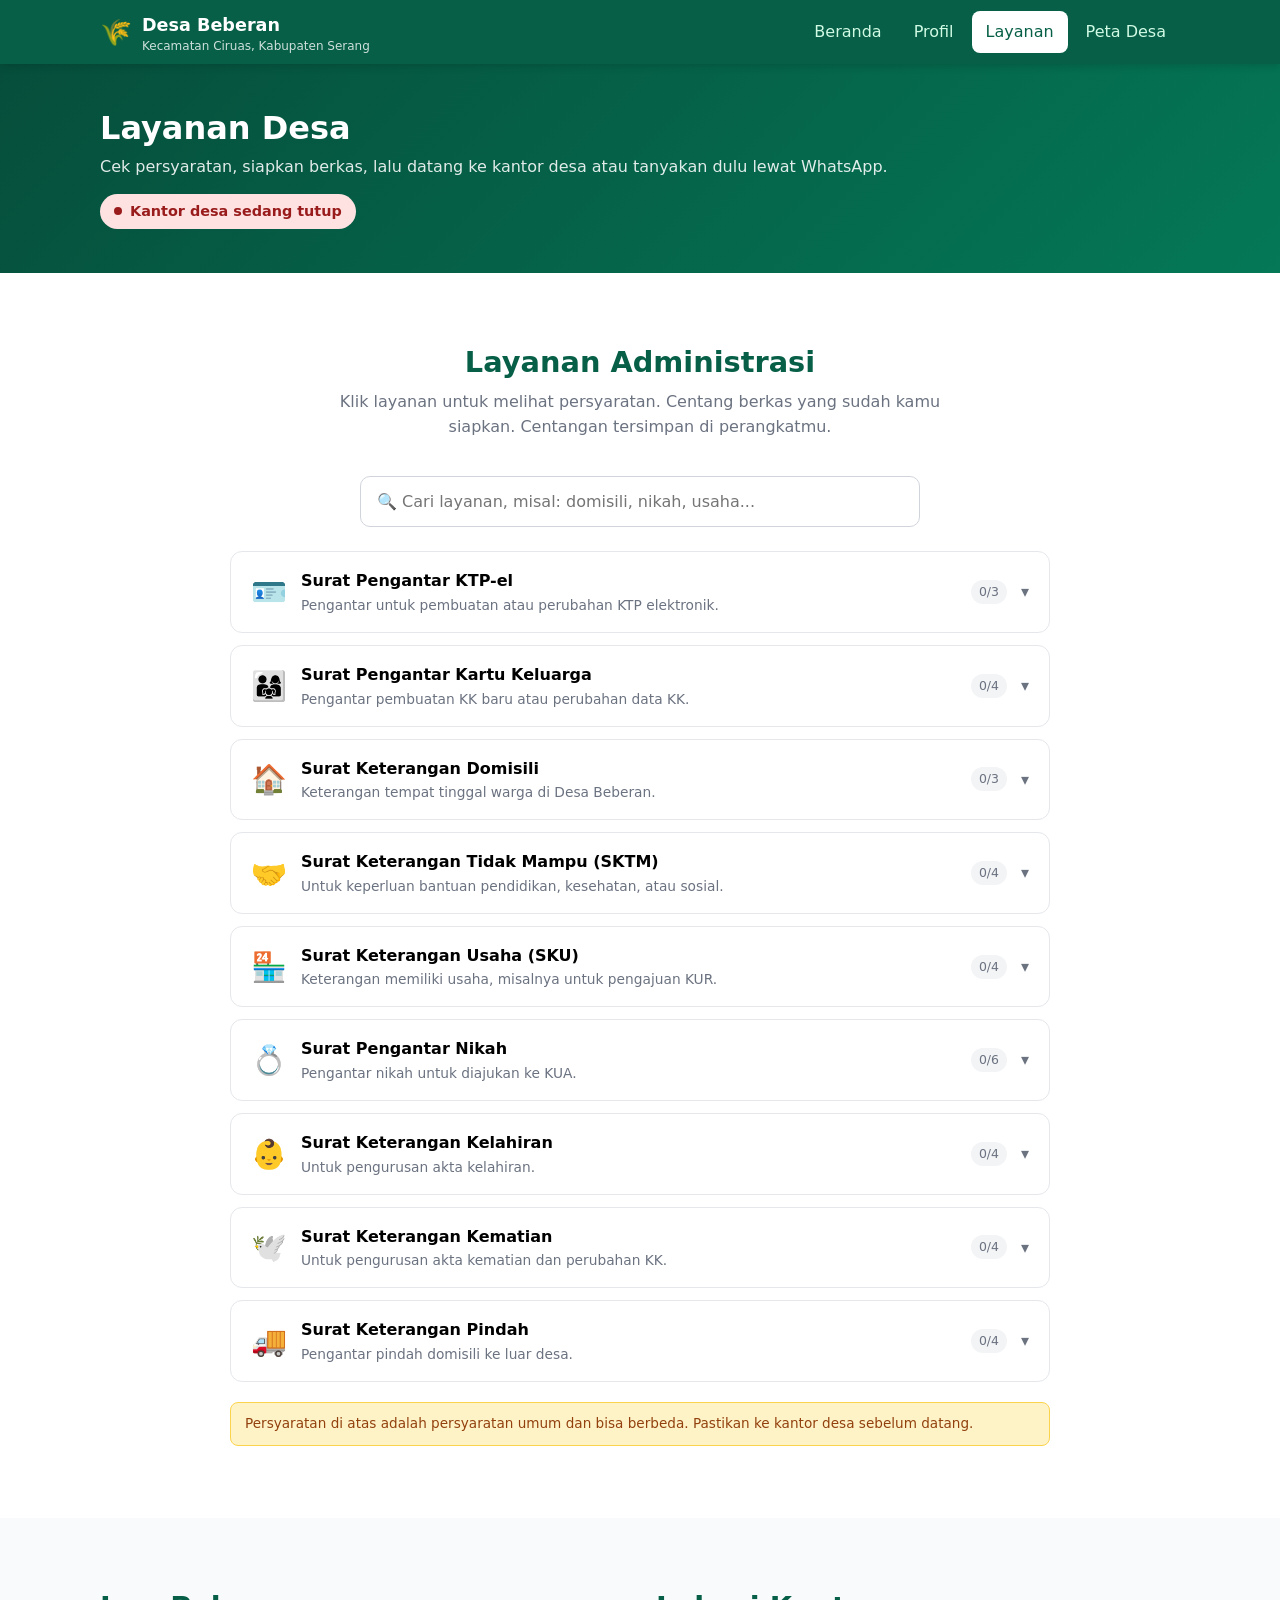
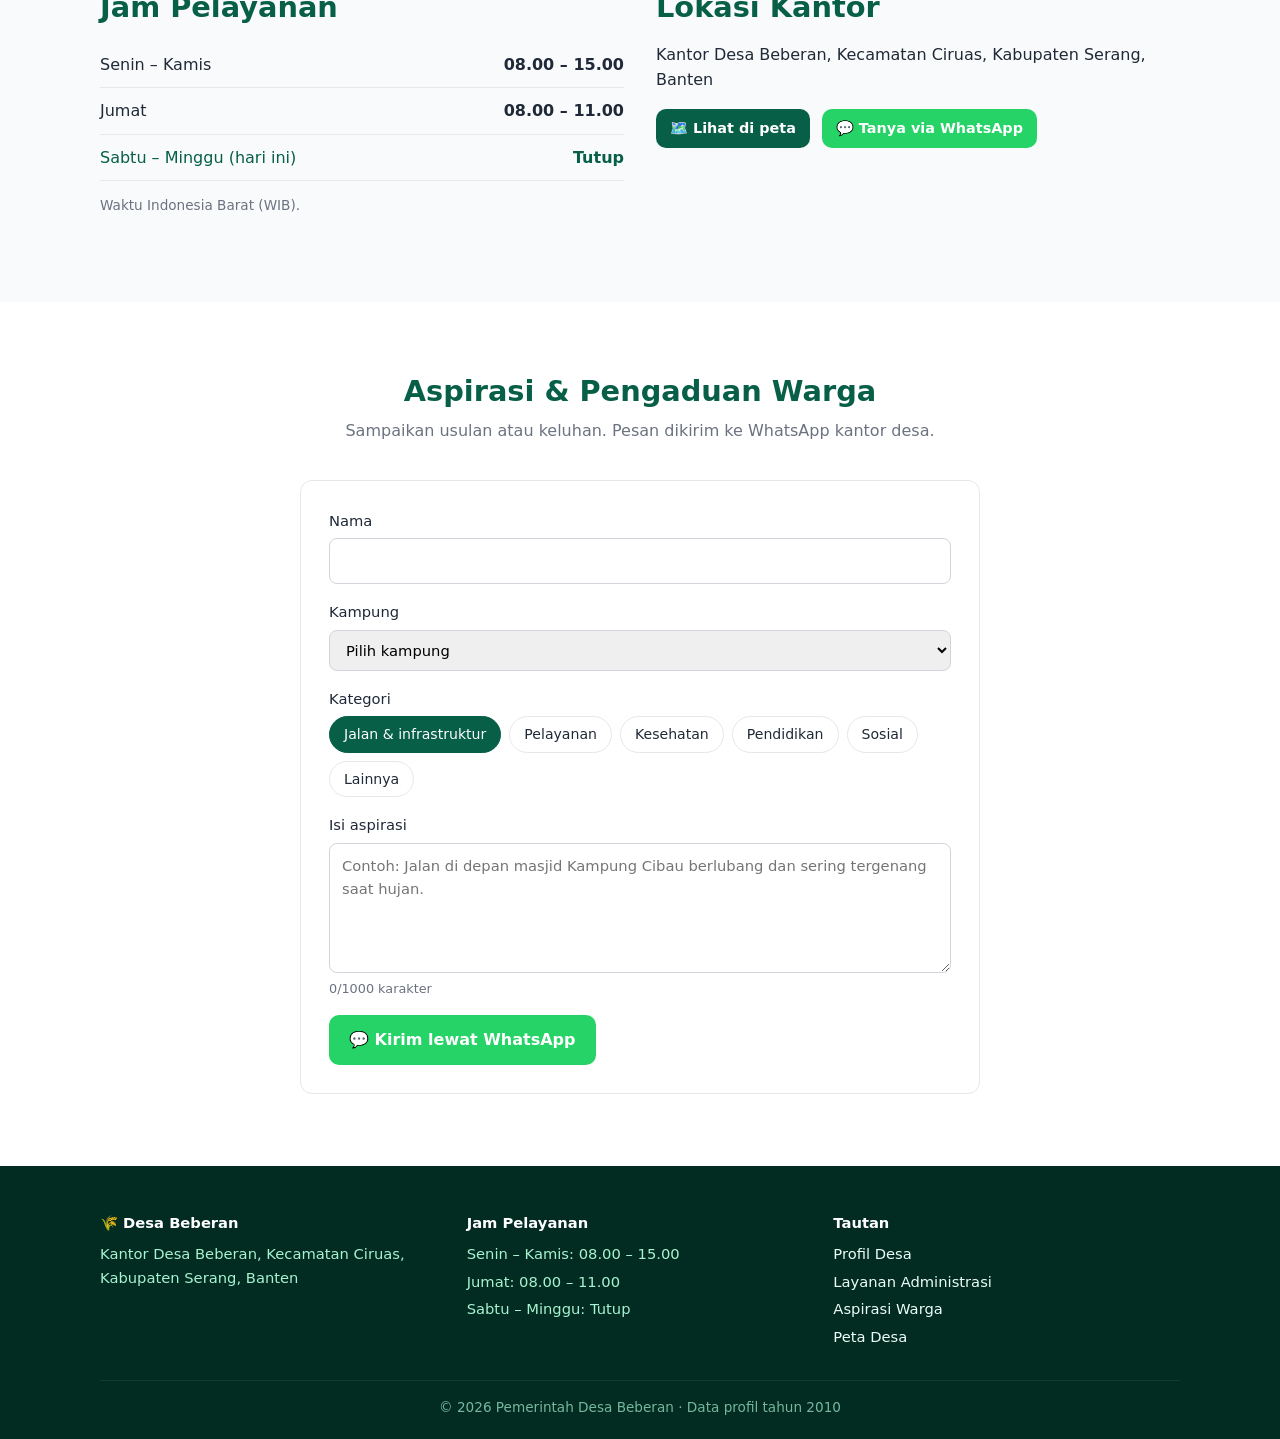
<file: layanan.html>
<!DOCTYPE html>
<html lang="id">
<head>
  <meta charset="UTF-8" />
  <meta name="viewport" content="width=device-width, initial-scale=1.0" />
  <title>Layanan Desa Beberan</title>
  <meta name="description" content="Persyaratan surat dan layanan administrasi Desa Beberan, jam pelayanan, dan aspirasi warga." />
  <link rel="stylesheet" href="css/style.css" />
</head>
<body>
  <main>
    <section class="page-hero">
      <div class="container">
        <h1>Layanan Desa</h1>
        <p>Cek persyaratan, siapkan berkas, lalu datang ke kantor desa atau tanyakan dulu lewat WhatsApp.</p>
        <span id="status-kantor" class="status-kantor"></span>
      </div>
    </section>

    <section class="section" id="surat">
      <div class="container">
        <div class="judul reveal">
          <h2>Layanan Administrasi</h2>
          <p>Klik layanan untuk melihat persyaratan. Centang berkas yang sudah kamu siapkan. Centangan tersimpan di perangkatmu.</p>
        </div>
        <input id="cari-layanan" class="cari-layanan" type="search" placeholder="🔍 Cari layanan, misal: domisili, nikah, usaha..." aria-label="Cari layanan" />
        <div class="layanan-list" id="daftar-layanan"></div>
        <p class="catatan">Persyaratan di atas adalah persyaratan umum dan bisa berbeda. Pastikan ke kantor desa sebelum datang.</p>
      </div>
    </section>

    <section class="section alt" id="jam">
      <div class="container grid-2">
        <div class="reveal">
          <div class="judul" style="text-align:left;margin-bottom:16px"><h2>Jam Pelayanan</h2></div>
          <table class="jam-tabel" id="tabel-jam"></table>
          <p class="bantuan" style="color:var(--abu);font-size:.85rem">Waktu Indonesia Barat (WIB).</p>
        </div>
        <div class="reveal">
          <div class="judul" style="text-align:left;margin-bottom:16px"><h2>Lokasi Kantor</h2></div>
          <p id="alamat"></p>
          <div class="tombol-grup">
            <a class="btn btn-hijau btn-kecil" href="peta.html#Kantor%20Desa%20Beberan">🗺️ Lihat di peta</a>
            <button class="btn btn-wa btn-kecil" id="tanya-wa">💬 Tanya via WhatsApp</button>
          </div>
        </div>
      </div>
    </section>

    <section class="section" id="aspirasi">
      <div class="container">
        <div class="judul reveal">
          <h2>Aspirasi &amp; Pengaduan Warga</h2>
          <p>Sampaikan usulan atau keluhan. Pesan dikirim ke WhatsApp kantor desa.</p>
        </div>
        <form class="form reveal" id="form-aspirasi" novalidate>
          <label>Nama
            <input type="text" name="nama" required maxlength="80" autocomplete="name" />
          </label>
          <label>Kampung
            <select name="kampung" required id="pilih-kampung">
              <option value="">Pilih kampung</option>
            </select>
          </label>
          <fieldset>
            <legend>Kategori</legend>
            <div class="pilihan" id="pilih-kategori"></div>
          </fieldset>
          <label>Isi aspirasi
            <textarea name="isi" required maxlength="1000" placeholder="Contoh: Jalan di depan masjid Kampung Cibau berlubang dan sering tergenang saat hujan."></textarea>
            <span class="bantuan"><span id="hitung">0</span>/1000 karakter</span>
          </label>
          <div class="tombol-grup">
            <button class="btn btn-wa" type="submit">💬 Kirim lewat WhatsApp</button>
          </div>
        </form>
      </div>
    </section>
  </main>

  <script src="js/data.js"></script>
  <script src="js/main.js"></script>
  <script src="js/layanan.js"></script>
</body>
</html>
</file>
<file: css/style.css>
/* ==================================================================
   Gaya umum website Desa
   ================================================================== */
:root {
  --hijau: #065f46;
  --hijau-2: #047857;
  --hijau-muda: #ecfdf5;
  --emas: #f59e0b;
  --teks: #1f2937;
  --abu: #6b7280;
  --garis: #e5e7eb;
  --radius: 12px;
  --tinggi-header: 64px;
}

* { box-sizing: border-box; }
html { scroll-behavior: smooth; }
body {
  margin: 0;
  font-family: system-ui, -apple-system, "Segoe UI", Roboto, sans-serif;
  color: var(--teks);
  line-height: 1.6;
  background: #fff;
}
a { color: var(--hijau-2); }
h1, h2, h3, h4 { line-height: 1.25; }
.container { max-width: 1120px; margin: 0 auto; padding: 0 20px; }

/* ---------- Header ---------- */
.site-header {
  position: sticky; top: 0; z-index: 2000;
  background: var(--hijau); color: #fff;
  box-shadow: 0 2px 8px rgba(0,0,0,.15);
}
.site-header .inner {
  display: flex; align-items: center; justify-content: space-between;
  height: var(--tinggi-header);
}
.brand { color: #fff; text-decoration: none; font-weight: 700; font-size: 1.1rem; display: flex; gap: 10px; align-items: center; }
.brand > span:first-child { font-size: 1.6rem; }
.brand small { display: block; font-weight: 400; font-size: .75rem; opacity: .8; line-height: 1.2; }
.site-nav { display: flex; gap: 4px; }
.site-nav a {
  color: #d1fae5; text-decoration: none; padding: 8px 14px; border-radius: 8px; font-weight: 500;
  transition: background .15s;
}
.site-nav a:hover { background: rgba(255,255,255,.12); color: #fff; }
.site-nav a.aktif { background: #fff; color: var(--hijau); }
.nav-toggle { display: none; background: none; border: 0; color: #fff; font-size: 1.6rem; cursor: pointer; }

@media (max-width: 768px) {
  .nav-toggle { display: block; }
  .site-nav {
    display: none; position: absolute; top: var(--tinggi-header); left: 0; right: 0;
    background: var(--hijau); flex-direction: column; padding: 8px 20px 16px;
    box-shadow: 0 8px 16px rgba(0,0,0,.2);
  }
  .site-nav.buka { display: flex; }
}

/* ---------- Tombol ---------- */
.btn {
  display: inline-flex; align-items: center; gap: 8px;
  padding: 12px 20px; border-radius: 10px; border: 0;
  font: inherit; font-weight: 600; text-decoration: none; cursor: pointer;
  transition: transform .15s, box-shadow .15s, background .15s;
}
.btn:hover { transform: translateY(-2px); box-shadow: 0 6px 16px rgba(0,0,0,.15); }
.btn-utama { background: var(--emas); color: #1f2937; }
.btn-garis { border: 2px solid rgba(255,255,255,.75); color: #fff; background: transparent; }
.btn-hijau { background: var(--hijau); color: #fff; }
.btn-wa { background: #25d366; color: #fff; }
.btn-kecil { padding: 8px 14px; font-size: .9rem; }
.tombol-grup { display: flex; gap: 12px; flex-wrap: wrap; }

/* ---------- Hero beranda ---------- */
.hero {
  background: linear-gradient(135deg, #064e3b, #047857 55%, #65a30d);
  color: #fff; padding: 64px 0 96px;
}
.hero .inner { display: grid; grid-template-columns: 1.1fr 1fr; gap: 48px; align-items: center; }
.hero .label {
  display: inline-block; background: rgba(255,255,255,.15); padding: 4px 12px;
  border-radius: 999px; font-size: .85rem; margin-bottom: 12px;
}
.hero h1 { font-size: clamp(2rem, 4.5vw, 3.2rem); margin: 0 0 12px; }
.hero p { font-size: 1.1rem; opacity: .92; margin: 0 0 28px; max-width: 520px; }
.hero-peta {
  height: 360px; border-radius: 16px; overflow: hidden; position: relative;
  box-shadow: 0 24px 48px rgba(0,0,0,.35); border: 4px solid rgba(255,255,255,.25);
  transition: transform .3s;
}
.hero-peta:hover { transform: scale(1.02); }
.hero-peta .overlay {
  position: absolute; inset: 0; z-index: 800; display: flex; align-items: flex-end; justify-content: center;
  padding: 16px; text-decoration: none;
}
.hero-peta .overlay span {
  background: #fff; color: var(--hijau); padding: 8px 18px; border-radius: 999px; font-weight: 600;
  box-shadow: 0 4px 12px rgba(0,0,0,.25);
}
@media (max-width: 860px) {
  .hero .inner { grid-template-columns: 1fr; }
  .hero-peta { height: 260px; }
}

/* ---------- Statistik ---------- */
.stats-bar { margin-top: -56px; position: relative; z-index: 5; }
.stats-bar .grid { grid-template-columns: repeat(4, 1fr); }
.stat {
  background: #fff; border-radius: var(--radius); padding: 22px 16px; text-align: center;
  box-shadow: 0 10px 30px rgba(0,0,0,.08);
}
.stat b { display: block; font-size: 2rem; color: var(--hijau); }
.stat span { color: var(--abu); font-size: .9rem; }
@media (max-width: 640px) { .stats-bar .grid { grid-template-columns: repeat(2, 1fr); } }

/* ---------- Section ---------- */
.section { padding: 72px 0; }
.section.alt { background: #f9fafb; }
.judul { text-align: center; margin-bottom: 36px; }
.judul h2 { font-size: 1.8rem; margin: 0 0 8px; color: var(--hijau); }
.judul p { color: var(--abu); margin: 0 auto; max-width: 620px; }
.grid { display: grid; gap: 20px; grid-template-columns: repeat(auto-fit, minmax(240px, 1fr)); }
.grid-2 { display: grid; gap: 32px; grid-template-columns: 1fr 1fr; align-items: start; }
@media (max-width: 860px) { .grid-2 { grid-template-columns: 1fr; } }
.tengah { text-align: center; margin-top: 28px; }

.kartu {
  background: #fff; border: 1px solid var(--garis); border-radius: var(--radius); padding: 22px;
  transition: transform .2s, box-shadow .2s, border-color .2s;
}
a.kartu { text-decoration: none; color: inherit; display: block; }
.kartu:hover { transform: translateY(-4px); box-shadow: 0 14px 28px rgba(0,0,0,.08); border-color: #a7f3d0; }
.kartu .ikon { font-size: 2.2rem; line-height: 1; }
.kartu h3 { margin: 12px 0 6px; font-size: 1.05rem; }
.kartu p { margin: 0; color: var(--abu); font-size: .92rem; }
.kartu .lanjut { display: inline-block; margin-top: 10px; color: var(--hijau-2); font-weight: 600; font-size: .9rem; }

.chip-list { display: flex; flex-wrap: wrap; gap: 10px; justify-content: center; }
.chip {
  display: inline-flex; gap: 8px; align-items: center; padding: 8px 16px; border-radius: 999px;
  background: var(--hijau-muda); border: 1px solid #a7f3d0; font-size: .92rem;
}

/* ---------- Page hero (halaman dalam) ---------- */
.page-hero { background: linear-gradient(135deg, #064e3b, #047857); color: #fff; padding: 44px 0; }
.page-hero h1 { margin: 0 0 6px; font-size: 2rem; }
.page-hero p { margin: 0; opacity: .88; }

/* ---------- Sub navigasi (profil) ---------- */
.subnav { position: sticky; top: var(--tinggi-header); z-index: 1000; background: #fff; border-bottom: 1px solid var(--garis); }
.subnav .inner { display: flex; gap: 4px; overflow-x: auto; scrollbar-width: none; }
.subnav a {
  padding: 14px 16px; white-space: nowrap; color: var(--abu); text-decoration: none;
  border-bottom: 3px solid transparent; font-weight: 500; transition: color .15s, border-color .15s;
}
.subnav a:hover { color: var(--hijau); }
.subnav a.aktif { color: var(--hijau); border-color: var(--hijau); }
section[id] { scroll-margin-top: calc(var(--tinggi-header) + 56px); }

/* ---------- Visi & misi ---------- */
.visi {
  text-align: center; font-size: clamp(1.4rem, 3vw, 2rem); font-weight: 700; color: var(--hijau);
  margin: 0 auto 32px; padding: 24px; border-radius: var(--radius);
  background: linear-gradient(135deg, #ecfdf5, #fef3c7);
}
.visi small { display: block; font-size: .85rem; font-weight: 500; color: var(--abu); letter-spacing: .1em; text-transform: uppercase; }
.misi { counter-reset: m; list-style: none; padding: 0; margin: 0; display: grid; gap: 12px; }
.misi li {
  counter-increment: m; display: flex; gap: 14px; align-items: flex-start;
  background: #fff; border: 1px solid var(--garis); border-radius: var(--radius); padding: 14px 16px;
}
.misi li::before {
  content: counter(m); flex: none; width: 32px; height: 32px; border-radius: 50%;
  background: var(--hijau); color: #fff; display: flex; align-items: center; justify-content: center; font-weight: 700;
}

/* ---------- Batas wilayah (kompas) ---------- */
.kompas { display: grid; grid-template-columns: repeat(3, 1fr); gap: 8px; max-width: 440px; margin: 0 auto; }
.kompas div {
  background: #fff; border: 1px solid var(--garis); border-radius: 10px; padding: 12px 8px;
  text-align: center; font-size: .88rem; font-weight: 600;
}
.kompas small { display: block; color: var(--abu); font-size: .72rem; font-weight: 500; text-transform: uppercase; letter-spacing: .05em; }
.kompas .u { grid-column: 2; grid-row: 1; }
.kompas .b { grid-column: 1; grid-row: 2; }
.kompas .pusat { grid-column: 2; grid-row: 2; background: var(--hijau); color: #fff; display: flex; align-items: center; justify-content: center; }
.kompas .t { grid-column: 3; grid-row: 2; }
.kompas .s { grid-column: 2; grid-row: 3; }

/* ---------- Bar luas kampung ---------- */
.bar-list { display: grid; gap: 14px; }
.bar-item { text-decoration: none; color: inherit; display: block; }
.bar-item .label { display: flex; justify-content: space-between; font-size: .92rem; margin-bottom: 4px; }
.bar-item .track { height: 14px; background: #f3f4f6; border-radius: 999px; overflow: hidden; }
.bar-item .fill { height: 100%; width: 0; border-radius: 999px; transition: width 1.2s ease; }
.bar-item:hover .label b { color: var(--hijau-2); text-decoration: underline; }

/* ---------- Grafik ---------- */
.tabs { display: flex; gap: 8px; flex-wrap: wrap; justify-content: center; margin-bottom: 24px; }
.tab {
  padding: 8px 16px; border-radius: 999px; border: 1px solid var(--garis); background: #fff;
  cursor: pointer; font: inherit; font-size: .9rem; transition: all .15s;
}
.tab:hover { border-color: var(--hijau-2); }
.tab.aktif { background: var(--hijau); color: #fff; border-color: var(--hijau); }
.chart-box {
  display: grid; grid-template-columns: 1.6fr 1fr; gap: 28px; align-items: center;
  background: #fff; border: 1px solid var(--garis); border-radius: var(--radius); padding: 24px;
}
.chart-wrap { position: relative; height: 340px; }
.chart-info h3 { margin: 0 0 4px; color: var(--hijau); }
.chart-info > p { color: var(--abu); margin: 0 0 16px; font-size: .92rem; }
.chart-info ul { list-style: none; padding: 0; margin: 0; display: grid; gap: 8px; }
.chart-info li {
  display: flex; align-items: center; gap: 10px; font-size: .92rem; padding: 6px 8px; border-radius: 8px; cursor: default;
}
.chart-info li:hover { background: #f3f4f6; }
.chart-info li .warna { width: 12px; height: 12px; border-radius: 3px; flex: none; }
.chart-info li b { margin-left: auto; }
@media (max-width: 768px) {
  .chart-box { grid-template-columns: 1fr; }
  .chart-wrap { height: 280px; }
}

.catatan {
  font-size: .85rem; color: #92400e; background: #fef3c7; border: 1px solid #fcd34d;
  padding: 10px 14px; border-radius: 8px; margin: 20px auto 0; max-width: 820px;
}

/* ---------- Kartu balik (kesenian) ---------- */
.flip { perspective: 1000px; height: 190px; cursor: pointer; background: none; border: 0; padding: 0; font: inherit; text-align: center; }
.flip-inner { position: relative; width: 100%; height: 100%; transition: transform .6s; transform-style: preserve-3d; }
.flip.balik .flip-inner { transform: rotateY(180deg); }
.flip-depan, .flip-belakang {
  position: absolute; inset: 0; backface-visibility: hidden; border-radius: var(--radius); padding: 20px;
  display: flex; flex-direction: column; justify-content: center; align-items: center; gap: 8px;
}
.flip-depan { background: linear-gradient(135deg, #fef3c7, #fde68a); color: var(--teks); }
.flip-depan .ikon { font-size: 2.6rem; }
.flip-depan small { color: #92400e; font-size: .78rem; }
.flip-belakang { background: var(--hijau); color: #fff; transform: rotateY(180deg); font-size: .95rem; }

/* ---------- Layanan ---------- */
.status-kantor {
  display: inline-flex; align-items: center; gap: 8px; padding: 6px 14px; border-radius: 999px;
  font-size: .9rem; font-weight: 600; margin-top: 14px;
}
.status-kantor.buka { background: #d1fae5; color: #065f46; }
.status-kantor.tutup { background: #fee2e2; color: #991b1b; }
.status-kantor::before { content: ""; width: 8px; height: 8px; border-radius: 50%; background: currentColor; }

.cari-layanan {
  display: block; width: 100%; max-width: 560px; margin: 0 auto 24px;
  padding: 12px 16px; border: 1px solid #d1d5db; border-radius: 10px; font: inherit;
}
.layanan-list { display: grid; gap: 12px; max-width: 820px; margin: 0 auto; }
.akordeon { border: 1px solid var(--garis); border-radius: var(--radius); background: #fff; overflow: hidden; transition: box-shadow .2s; }
.akordeon.buka { box-shadow: 0 10px 24px rgba(0,0,0,.07); border-color: #a7f3d0; }
.akordeon > button {
  width: 100%; display: flex; gap: 14px; align-items: center; padding: 16px 20px;
  border: 0; background: none; cursor: pointer; text-align: left; font: inherit;
}
.akordeon > button .ikon { font-size: 1.8rem; }
.akordeon > button .teks { flex: 1; }
.akordeon > button b { display: block; }
.akordeon > button small { display: block; color: var(--abu); font-size: .86rem; }
.akordeon > button .lencana { font-size: .78rem; background: #f3f4f6; padding: 2px 8px; border-radius: 999px; color: var(--abu); white-space: nowrap; }
.akordeon > button .lencana.siap { background: #d1fae5; color: #065f46; }
.akordeon > button .panah { transition: transform .2s; color: var(--abu); }
.akordeon.buka > button .panah { transform: rotate(180deg); }
.akordeon .isi { display: none; padding: 4px 20px 20px; border-top: 1px solid var(--garis); }
.akordeon.buka .isi { display: block; }
.akordeon .isi h4 { margin: 14px 0 6px; font-size: .95rem; }
.cek { display: flex; gap: 10px; padding: 6px 0; cursor: pointer; align-items: flex-start; }
.cek input { margin-top: 5px; width: 16px; height: 16px; accent-color: var(--hijau); }
.cek input:checked + span { text-decoration: line-through; color: var(--abu); }
.progres { height: 8px; background: #e5e7eb; border-radius: 999px; margin: 14px 0 4px; overflow: hidden; }
.progres div { height: 100%; background: #10b981; width: 0; transition: width .3s; }
.progres-teks { font-size: .85rem; color: var(--abu); margin: 0 0 14px; }
.kosong { text-align: center; color: var(--abu); padding: 24px; }

/* ---------- Form ---------- */
.form {
  max-width: 680px; margin: 0 auto; background: #fff; border: 1px solid var(--garis);
  border-radius: var(--radius); padding: 28px; display: grid; gap: 16px;
}
.form label, .form fieldset { display: grid; gap: 6px; font-weight: 500; font-size: .92rem; }
.form fieldset { border: 0; padding: 0; margin: 0; }
.form legend { padding: 0; margin-bottom: 6px; }
.form input[type=text], .form select, .form textarea {
  padding: 10px 12px; border: 1px solid #d1d5db; border-radius: 8px; font: inherit; font-weight: 400;
}
.form input:focus, .form select:focus, .form textarea:focus, .cari-layanan:focus {
  outline: 2px solid #6ee7b7; border-color: var(--hijau-2);
}
.form textarea { min-height: 130px; resize: vertical; }
.form .bantuan { font-size: .8rem; color: var(--abu); font-weight: 400; }
.pilihan { display: flex; gap: 8px; flex-wrap: wrap; }
.pilihan label { display: inline-block; }
.pilihan input { position: absolute; opacity: 0; pointer-events: none; }
.pilihan span {
  display: inline-block; padding: 6px 14px; border: 1px solid var(--garis); border-radius: 999px;
  cursor: pointer; font-size: .88rem; font-weight: 400; transition: all .15s;
}
.pilihan input:checked + span { background: var(--hijau); color: #fff; border-color: var(--hijau); }
.pilihan input:focus-visible + span { outline: 2px solid #6ee7b7; }

.jam-tabel { width: 100%; border-collapse: collapse; }
.jam-tabel td { padding: 10px 0; border-bottom: 1px solid var(--garis); }
.jam-tabel td:last-child { text-align: right; font-weight: 600; }
.jam-tabel tr.hari-ini td { color: var(--hijau); }

/* ---------- Footer ---------- */
.site-footer { background: #022c22; color: #a7f3d0; padding: 48px 0 20px; font-size: .92rem; }
.site-footer h4 { color: #fff; margin: 0 0 10px; }
.site-footer p { margin: 0; }
.site-footer ul { list-style: none; padding: 0; margin: 0; display: grid; gap: 4px; }
.site-footer a { color: #ecfdf5; text-decoration: none; }
.site-footer a:hover { text-decoration: underline; }
.site-footer .bawah { border-top: 1px solid rgba(255,255,255,.1); margin-top: 32px; padding-top: 16px; text-align: center; opacity: .7; font-size: .85rem; }

/* ---------- Animasi muncul ---------- */
.reveal { opacity: 0; transform: translateY(24px); transition: opacity .6s ease, transform .6s ease; }
.reveal.tampil { opacity: 1; transform: none; }
@media (prefers-reduced-motion: reduce) {
  html { scroll-behavior: auto; }
  .reveal { opacity: 1; transform: none; transition: none; }
  .flip-inner, .bar-item .fill { transition: none; }
}

/* ---------- Toast ---------- */
.toast {
  position: fixed; bottom: 24px; left: 50%; transform: translate(-50%, 20px);
  background: #1f2937; color: #fff; padding: 12px 20px; border-radius: 10px; z-index: 3000;
  opacity: 0; transition: opacity .3s, transform .3s; pointer-events: none; max-width: 90vw; text-align: center;
}
.toast.tampil { opacity: 1; transform: translate(-50%, 0); }
</file>
